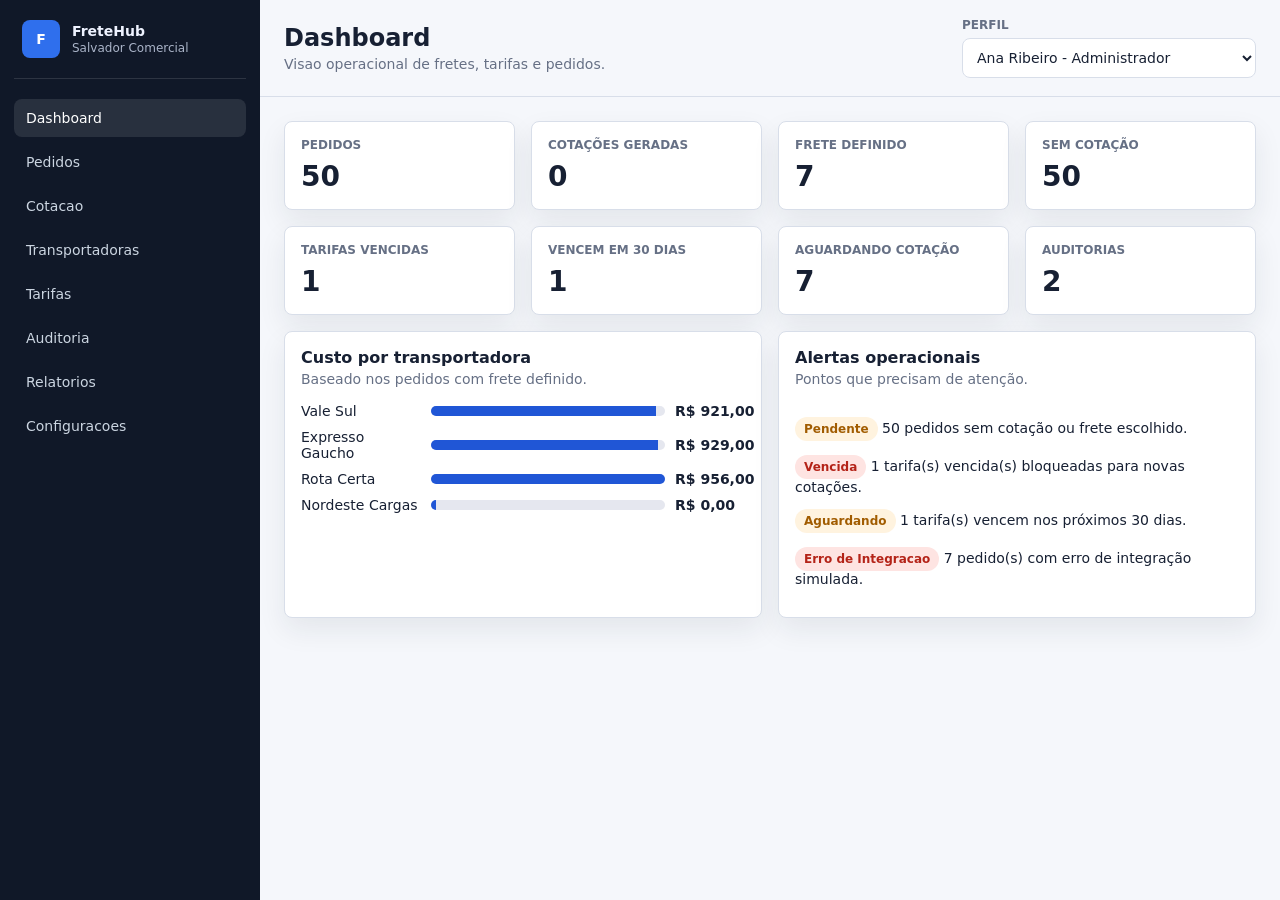
<file: index.html>
<!doctype html>
<html lang="pt-BR">
  <head>
    <meta charset="UTF-8" />
    <meta name="viewport" content="width=device-width, initial-scale=1.0" />
    <meta name="description" content="FreteHub Salvador Comercial - MVP de gestao e cotacao de fretes." />
    <title>FreteHub Salvador Comercial</title>
    <link rel="stylesheet" href="./styles.css" />
  </head>
  <body>
    <div class="app-shell">
      <aside class="sidebar">
        <div class="brand">
          <div class="brand-mark">F</div>
          <div>
            <strong>FreteHub</strong>
            <span>Salvador Comercial</span>
          </div>
        </div>

        <nav class="nav" aria-label="Menu principal">
          <button class="nav-item active" data-view="dashboard">Dashboard</button>
          <button class="nav-item" data-view="pedidos">Pedidos</button>
          <button class="nav-item" data-view="cotacao">Cotacao</button>
          <button class="nav-item" data-view="transportadoras">Transportadoras</button>
          <button class="nav-item" data-view="tarifas">Tarifas</button>
          <button class="nav-item" data-view="auditoria">Auditoria</button>
          <button class="nav-item" data-view="relatorios">Relatorios</button>
          <button class="nav-item" data-view="configuracoes">Configuracoes</button>
        </nav>
      </aside>

      <main class="main">
        <header class="topbar">
          <div>
            <h1 id="page-title">Dashboard</h1>
            <p id="page-subtitle">Visao operacional de fretes, tarifas e pedidos.</p>
          </div>
          <div class="user-box">
            <label for="profileSelect">Perfil</label>
            <select id="profileSelect"></select>
          </div>
        </header>

        <section id="app" class="content" aria-live="polite"></section>
      </main>
    </div>

    <template id="emptyState">
      <div class="empty-state">
        <strong>Nenhum registro encontrado.</strong>
        <span>Ajuste os filtros ou cadastre novos dados.</span>
      </div>
    </template>

    <script src="./app.js"></script>
  </body>
</html>
</file>
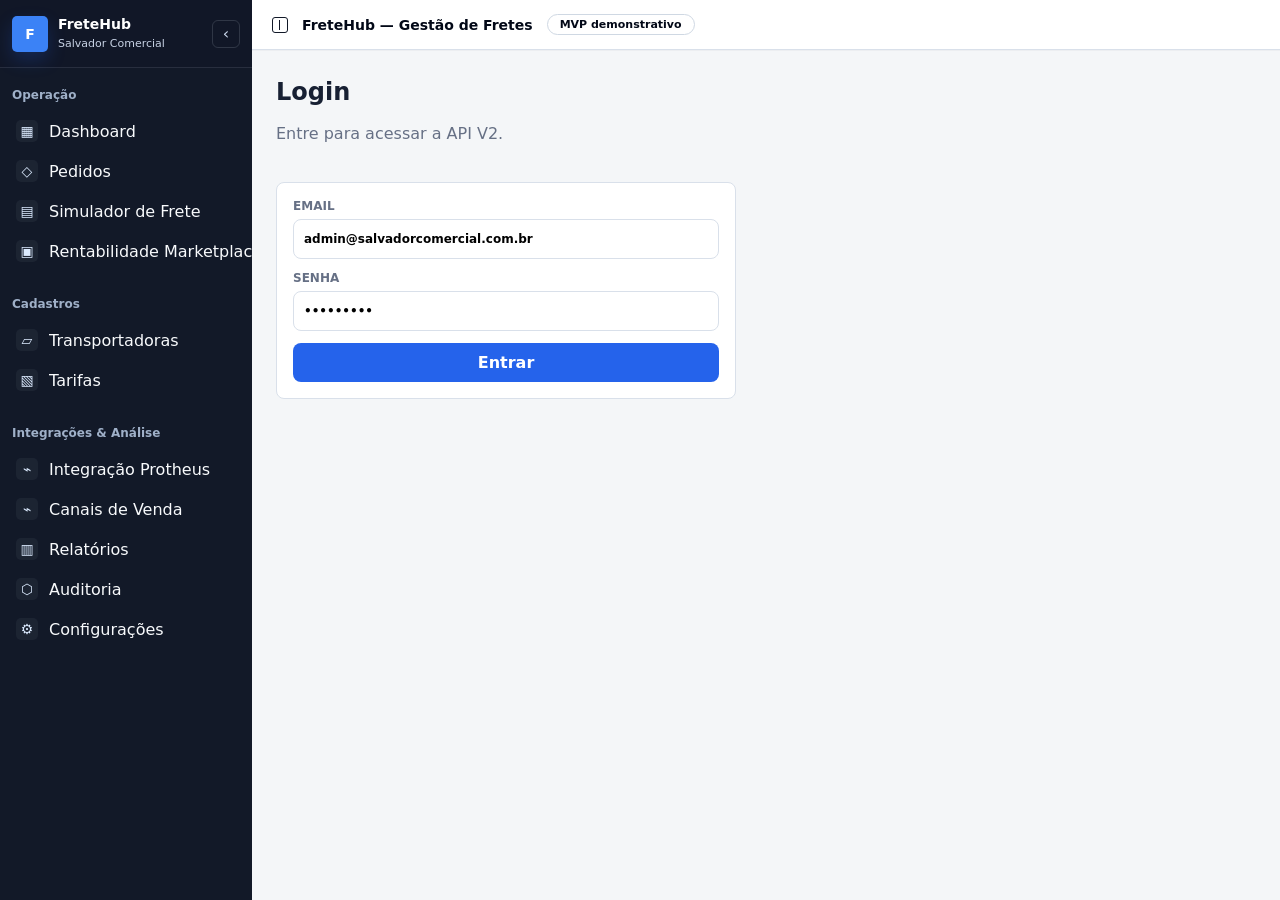
<file: apps/web/index.html>
<!doctype html>
<html lang="pt-BR">
  <head>
    <meta charset="UTF-8" />
    <meta name="viewport" content="width=device-width, initial-scale=1.0" />
    <title>FreteHub V2</title>
    <link rel="stylesheet" href="./styles.css" />
  </head>
  <body>
    <main class="shell">
      <aside class="side">
        <div class="brand">
          <span class="brand-mark">F</span>
          <div>
            <strong>FreteHub</strong>
            <span>Salvador Comercial</span>
          </div>
          <button id="hideNav" class="nav-collapse" type="button" title="Esconder menu" aria-label="Esconder menu">‹</button>
        </div>
        <nav>
          <span class="nav-group">Operação</span>
          <button data-view="dashboard"><span class="nav-icon">▦</span><span>Dashboard</span></button>
          <button data-view="orders"><span class="nav-icon">◇</span><span>Pedidos</span></button>
          <button data-view="quote"><span class="nav-icon">▤</span><span>Simulador de Frete</span></button>
          <button data-view="profitability"><span class="nav-icon">▣</span><span>Rentabilidade Marketplace</span></button>

          <span class="nav-group">Cadastros</span>
          <button data-view="carriers"><span class="nav-icon">▱</span><span>Transportadoras</span></button>
          <button data-view="tariffs"><span class="nav-icon">▧</span><span>Tarifas</span></button>

          <span class="nav-group">Integrações & Análise</span>
          <button data-view="protheus"><span class="nav-icon">⌁</span><span>Integração Protheus</span></button>
          <button data-view="channels"><span class="nav-icon">⌁</span><span>Canais de Venda</span></button>
          <button data-view="reports"><span class="nav-icon">▥</span><span>Relatórios</span></button>
          <button data-view="audit"><span class="nav-icon">⬡</span><span>Auditoria</span></button>
          <button data-view="settings"><span class="nav-icon">⚙</span><span>Configurações</span></button>
        </nav>
      </aside>
      <section class="page">
        <header class="topbar">
          <button id="showNav" class="secondary hidden" type="button">Menu</button>
          <div class="topbar-brand">
            <span class="topbar-icon" aria-hidden="true"></span>
            <strong>FreteHub &mdash; Gest&atilde;o de Fretes</strong>
            <span class="mvp-pill">MVP demonstrativo</span>
          </div>
          <div id="userMenu" class="user-menu hidden">
            <button id="userMenuButton" class="user-menu-button" type="button" aria-haspopup="true" aria-expanded="false">
              <span class="user-icon" aria-hidden="true"></span>
              <span id="userMenuName">Usuario</span>
              <span id="userMenuRole" class="role-pill">Perfil</span>
              <span class="chevron" aria-hidden="true">⌄</span>
            </button>
            <div id="userMenuDropdown" class="user-dropdown hidden">
              <strong id="userMenuEmail">usuario@empresa.com.br</strong>
              <span class="dropdown-label">Trocar perfil (demo)</span>
              <button type="button" data-demo-role="Administrador">Administrador</button>
              <button type="button" data-demo-role="Gestor de Logistica">Gestor de Logistica</button>
              <button type="button" data-demo-role="Operador de Frete">Operador de Frete</button>
              <button type="button" data-demo-role="Financeiro">Financeiro</button>
              <button type="button" data-demo-role="Consulta">Consulta</button>
              <button id="logout" class="dropdown-logout" type="button">Sair</button>
            </div>
          </div>
        </header>
        <section class="page-heading">
          <h1 id="title">Login</h1>
          <p id="subtitle">Entre para acessar a API V2.</p>
        </section>
        <section id="app"></section>
      </section>
    </main>
    <script src="./app.js"></script>
  </body>
</html>
</file>
<file: styles.css>
:root {
  --bg: #f5f7fb;
  --panel: #ffffff;
  --panel-2: #f9fafc;
  --text: #172033;
  --muted: #667085;
  --border: #d8dee9;
  --primary: #2056d6;
  --primary-2: #123c9c;
  --success: #14804a;
  --warning: #a15c00;
  --danger: #b42318;
  --neutral: #586174;
  --shadow: 0 12px 28px rgba(23, 32, 51, 0.08);
}

* {
  box-sizing: border-box;
}

body {
  margin: 0;
  background: var(--bg);
  color: var(--text);
  font-family: Inter, ui-sans-serif, system-ui, -apple-system, BlinkMacSystemFont, "Segoe UI", sans-serif;
  font-size: 14px;
}

button,
input,
select,
textarea {
  font: inherit;
}

button {
  cursor: pointer;
}

.app-shell {
  min-height: 100vh;
  display: grid;
  grid-template-columns: 260px 1fr;
}

.sidebar {
  background: #101828;
  color: #eef2ff;
  padding: 20px 14px;
  position: sticky;
  top: 0;
  height: 100vh;
}

.brand {
  display: flex;
  align-items: center;
  gap: 12px;
  padding: 0 8px 20px;
  border-bottom: 1px solid rgba(255, 255, 255, 0.12);
}

.brand-mark {
  width: 38px;
  height: 38px;
  display: grid;
  place-items: center;
  border-radius: 8px;
  background: #2f6fed;
  color: #fff;
  font-weight: 800;
}

.brand strong,
.brand span {
  display: block;
}

.brand span {
  margin-top: 2px;
  color: #aab4c8;
  font-size: 12px;
}

.nav {
  display: grid;
  gap: 6px;
  margin-top: 20px;
}

.nav-item {
  width: 100%;
  text-align: left;
  border: 0;
  color: #cbd5e1;
  background: transparent;
  padding: 11px 12px;
  border-radius: 8px;
}

.nav-item:hover,
.nav-item.active {
  background: rgba(255, 255, 255, 0.1);
  color: #fff;
}

.main {
  min-width: 0;
}

.topbar {
  position: sticky;
  top: 0;
  z-index: 5;
  display: flex;
  justify-content: space-between;
  gap: 16px;
  align-items: center;
  background: rgba(245, 247, 251, 0.92);
  border-bottom: 1px solid var(--border);
  padding: 18px 24px;
  backdrop-filter: blur(10px);
}

.topbar h1 {
  margin: 0;
  font-size: 24px;
  letter-spacing: 0;
}

.topbar p {
  margin: 4px 0 0;
  color: var(--muted);
}

.user-box {
  min-width: 220px;
}

.user-box label,
.field label {
  display: block;
  margin-bottom: 6px;
  color: var(--muted);
  font-size: 12px;
  font-weight: 700;
  text-transform: uppercase;
}

.content {
  padding: 24px;
}

.grid {
  display: grid;
  gap: 16px;
}

.grid.cols-2 {
  grid-template-columns: repeat(2, minmax(0, 1fr));
}

.grid.cols-3 {
  grid-template-columns: repeat(3, minmax(0, 1fr));
}

.grid.cols-4 {
  grid-template-columns: repeat(4, minmax(0, 1fr));
}

.card {
  background: var(--panel);
  border: 1px solid var(--border);
  border-radius: 8px;
  box-shadow: var(--shadow);
}

.card-header {
  padding: 16px 16px 0;
}

.card-header h2,
.card-header h3 {
  margin: 0;
  font-size: 16px;
}

.card-header p {
  margin: 4px 0 0;
  color: var(--muted);
}

.card-body {
  padding: 16px;
}

.metric {
  padding: 16px;
}

.metric span {
  display: block;
  color: var(--muted);
  font-size: 12px;
  text-transform: uppercase;
  font-weight: 800;
}

.metric strong {
  display: block;
  margin-top: 8px;
  font-size: 28px;
}

.toolbar {
  display: flex;
  flex-wrap: wrap;
  gap: 10px;
  align-items: end;
  justify-content: space-between;
  margin-bottom: 16px;
}

.toolbar .filters {
  display: flex;
  flex-wrap: wrap;
  gap: 10px;
  align-items: end;
}

input,
select,
textarea {
  width: 100%;
  min-height: 40px;
  border: 1px solid var(--border);
  border-radius: 8px;
  background: #fff;
  color: var(--text);
  padding: 9px 10px;
}

textarea {
  min-height: 90px;
  resize: vertical;
}

.field {
  min-width: 160px;
}

.button {
  display: inline-flex;
  align-items: center;
  justify-content: center;
  gap: 8px;
  min-height: 40px;
  border: 1px solid transparent;
  border-radius: 8px;
  background: var(--primary);
  color: white;
  padding: 9px 14px;
  font-weight: 700;
}

.button:hover {
  background: var(--primary-2);
}

.button.secondary {
  background: #fff;
  color: var(--text);
  border-color: var(--border);
}

.button.secondary:hover {
  background: var(--panel-2);
}

.button.danger {
  background: var(--danger);
}

.button:disabled {
  opacity: 0.45;
  cursor: not-allowed;
}

.table-wrap {
  overflow: auto;
  border: 1px solid var(--border);
  border-radius: 8px;
  background: var(--panel);
}

table {
  width: 100%;
  border-collapse: collapse;
  min-width: 820px;
}

th,
td {
  padding: 11px 12px;
  border-bottom: 1px solid var(--border);
  text-align: left;
  vertical-align: top;
}

th {
  background: var(--panel-2);
  color: var(--muted);
  font-size: 12px;
  text-transform: uppercase;
}

tr:last-child td {
  border-bottom: 0;
}

.badge {
  display: inline-flex;
  align-items: center;
  min-height: 24px;
  border-radius: 999px;
  padding: 3px 9px;
  font-size: 12px;
  font-weight: 800;
  white-space: nowrap;
  background: #eef2f7;
  color: var(--neutral);
}

.badge.success {
  background: #e8f7ef;
  color: var(--success);
}

.badge.warning {
  background: #fff3df;
  color: var(--warning);
}

.badge.danger {
  background: #fee4e2;
  color: var(--danger);
}

.badge.info {
  background: #e8efff;
  color: var(--primary);
}

.split {
  display: grid;
  grid-template-columns: minmax(280px, 420px) 1fr;
  gap: 16px;
}

.form-grid {
  display: grid;
  grid-template-columns: repeat(2, minmax(0, 1fr));
  gap: 12px;
}

.form-grid .wide {
  grid-column: 1 / -1;
}

.check-list {
  display: grid;
  gap: 8px;
}

.check-item {
  display: flex;
  gap: 8px;
  align-items: center;
  padding: 8px;
  background: var(--panel-2);
  border-radius: 8px;
}

.check-item input {
  width: auto;
  min-height: auto;
}

.bar-row {
  display: grid;
  grid-template-columns: 120px 1fr 70px;
  gap: 10px;
  align-items: center;
  margin-bottom: 10px;
}

.bar-track {
  height: 10px;
  border-radius: 999px;
  background: #e5e7ef;
  overflow: hidden;
}

.bar-fill {
  height: 100%;
  background: var(--primary);
}

.empty-state {
  padding: 32px;
  text-align: center;
  color: var(--muted);
}

.empty-state strong,
.empty-state span {
  display: block;
}

.toast {
  position: fixed;
  right: 18px;
  bottom: 18px;
  max-width: 360px;
  padding: 12px 14px;
  border-radius: 8px;
  background: #101828;
  color: white;
  box-shadow: var(--shadow);
  z-index: 10;
}

.muted {
  color: var(--muted);
}

.money {
  white-space: nowrap;
  font-variant-numeric: tabular-nums;
}

@media (max-width: 980px) {
  .app-shell {
    grid-template-columns: 1fr;
  }

  .sidebar {
    position: static;
    height: auto;
  }

  .nav {
    grid-template-columns: repeat(2, minmax(0, 1fr));
  }

  .topbar {
    align-items: stretch;
    flex-direction: column;
  }

  .grid.cols-2,
  .grid.cols-3,
  .grid.cols-4,
  .split {
    grid-template-columns: 1fr;
  }
}

@media (max-width: 600px) {
  .content,
  .topbar {
    padding: 16px;
  }

  .form-grid {
    grid-template-columns: 1fr;
  }

  .nav {
    grid-template-columns: 1fr;
  }
}
</file>
<file: apps/web/styles.css>
:root {
  --bg: #f4f6f8;
  --panel: #fff;
  --text: #172033;
  --muted: #667085;
  --border: #d9e0ea;
  --primary: #2563eb;
  --side: #111827;
  --side-soft: #1f2937;
  --side-text: #f8fafc;
  --side-muted: #aab4c8;
  --danger: #b42318;
  --success: #14804a;
  --warning: #a15c00;
}

* { box-sizing: border-box; }
body {
  margin: 0;
  background: var(--bg);
  color: var(--text);
  font-family: Inter, system-ui, -apple-system, BlinkMacSystemFont, "Segoe UI", sans-serif;
  overflow-x: hidden;
}
button, input, select { font: inherit; }
button { cursor: pointer; }
.shell { min-height: 100vh; display: grid; grid-template-columns: 252px 1fr; }
.shell.nav-hidden { grid-template-columns: 1fr; }
.shell.nav-hidden .side { display: none; }
.side {
  background: #121928;
  color: var(--side-text);
  height: 100vh;
  min-height: 100vh;
  overflow: hidden;
  position: sticky;
  top: 0;
  display: flex;
  flex-direction: column;
}
.brand {
  min-height: 68px;
  display: flex;
  align-items: center;
  gap: 10px;
  padding: 12px 12px;
  border-bottom: 1px solid rgba(203,213,225,.12);
  background: rgba(17,24,39,.62);
}
.brand .brand-mark {
  display: grid;
  place-items: center;
  width: 36px;
  min-width: 36px;
  height: 36px;
  border-radius: 5px;
  background: #3b82f6;
  color: #fff;
  font-size: 14px;
  font-weight: 800;
  box-shadow: 0 8px 18px rgba(37,99,235,.22);
}
.brand div { min-width: 0; }
.brand strong { display: block; color: #fff; font-size: 14px; line-height: 1.1; }
.brand div span { display: block; color: #c7d2e4; font-size: 11px; line-height: 1.2; margin-top: 4px; }
.nav-collapse {
  margin-left: auto;
  width: 28px;
  min-width: 28px;
  height: 28px;
  justify-content: center;
  padding: 0 !important;
  border: 1px solid rgba(203,213,225,.18) !important;
  border-radius: 6px !important;
  color: #dbeafe !important;
  opacity: .92;
}
.nav-collapse:hover { background: rgba(59,130,246,.16) !important; border-color: rgba(147,197,253,.34) !important; }
.side nav {
  display: grid;
  gap: 4px;
  overflow-y: auto;
  overflow-x: hidden;
  min-height: 0;
  padding: 16px 8px 20px;
  scrollbar-width: thin;
  scrollbar-color: rgba(203,213,225,.35) transparent;
}
.side nav::-webkit-scrollbar { width: 8px; }
.side nav::-webkit-scrollbar-thumb { background: rgba(203,213,225,.28); border-radius: 999px; }
.nav-group { display: block; color: #9fb0c8; font-size: 12px; font-weight: 800; padding: 4px 4px 7px; margin-top: 20px; }
.nav-group:first-child { margin-top: 0; }
.side button {
  width: 100%;
  min-height: 36px;
  display: flex;
  align-items: center;
  gap: 11px;
  text-align: left;
  border: 0;
  border-radius: 6px;
  padding: 7px 8px;
  background: transparent;
  color: #f8fafc;
  position: relative;
  white-space: nowrap;
  transition: background .16s ease, color .16s ease, box-shadow .16s ease;
}
.side button::before {
  content: "";
  position: absolute;
  left: 0;
  top: 7px;
  bottom: 7px;
  width: 3px;
  border-radius: 999px;
  background: transparent;
}
.side button.active {
  background: #273247;
  color: #fff;
  box-shadow: inset 0 0 0 1px rgba(255,255,255,.02);
}
.side button.active::before { background: #3b82f6; }
.side button:hover { background: rgba(39,50,71,.74); color: #fff; }
.nav-icon {
  display: inline-flex;
  align-items: center;
  justify-content: center;
  width: 22px;
  min-width: 22px;
  height: 22px;
  border-radius: 5px;
  color: #dbeafe;
  background: rgba(148,163,184,.08);
  font-size: 14px;
  line-height: 1;
}
.side button.active .nav-icon { color: #fff; background: rgba(59,130,246,.18); }
.side button:hover .nav-icon { background: rgba(148,163,184,.14); }
.side button span:last-child { overflow: hidden; text-overflow: ellipsis; }
.side .nav-collapse {
  width: 28px;
  min-width: 28px;
  max-width: 28px;
  height: 28px;
  min-height: 28px;
}
.page .topbar {
  min-height: 50px;
  display: flex;
  align-items: center;
  justify-content: space-between;
  gap: 14px;
  padding: 0 20px;
  border-bottom: 1px solid var(--border);
  background: #fff;
  position: sticky;
  top: 0;
  z-index: 15;
  box-shadow: 0 1px 0 rgba(15,23,42,.03);
}
.topbar-brand { flex: 1; min-width: 0; display: flex; align-items: center; gap: 14px; }
.topbar-icon {
  width: 16px;
  height: 16px;
  border: 1.6px solid #111827;
  border-radius: 3px;
  position: relative;
  display: inline-block;
}
.topbar-icon::after {
  content: "";
  position: absolute;
  top: 2px;
  bottom: 2px;
  left: 6px;
  border-left: 1.4px solid #111827;
}
.topbar-brand strong { color: #020817; font-size: 14px; }
.mvp-pill {
  border: 1px solid #cfd8e3;
  border-radius: 999px;
  color: #020817;
  background: #fff;
  padding: 3px 12px;
  font-size: 11px;
  font-weight: 700;
}
.page-heading { padding: 28px 24px 0; }
.user-menu { position: relative; }
.user-menu-button {
  display: inline-flex;
  align-items: center;
  gap: 8px;
  border: 0;
  background: transparent;
  color: #020817;
  min-height: 34px;
  padding: 2px 0;
  white-space: nowrap;
  font-size: 13px;
  font-weight: 700;
}
.user-icon {
  width: 16px;
  height: 16px;
  position: relative;
  display: inline-block;
}
.user-icon::before {
  content: "";
  position: absolute;
  left: 5px;
  top: 1px;
  width: 6px;
  height: 6px;
  border: 1.8px solid #111827;
  border-radius: 50%;
}
.user-icon::after {
  content: "";
  position: absolute;
  left: 2px;
  bottom: 0;
  width: 12px;
  height: 7px;
  border: 1.8px solid #111827;
  border-bottom: 0;
  border-radius: 10px 10px 0 0;
}
.role-pill {
  border-radius: 999px;
  background: #edf2f7;
  color: #172033;
  padding: 7px 12px;
  font-size: 11px;
  font-weight: 700;
}
.chevron {
  width: 16px;
  color: #111827;
  font-size: 0;
  line-height: 1;
}
.chevron::before {
  content: "⌄";
  font-size: 16px;
}
.user-dropdown {
  position: absolute;
  top: calc(100% + 10px);
  right: 0;
  z-index: 20;
  width: 238px;
  background: #fff;
  border: 1px solid var(--border);
  border-radius: 6px;
  box-shadow: 0 10px 24px rgba(15,23,42,.16);
  overflow: hidden;
}
.user-dropdown strong {
  display: block;
  padding: 14px 14px 12px;
  font-size: 12px;
  color: #111827;
  border-bottom: 1px solid #f1f5f9;
}
.dropdown-label {
  display: block;
  padding: 10px 14px 6px;
  color: #667085;
  font-size: 11px;
  font-weight: 700;
}
.user-dropdown button {
  width: 100%;
  min-height: 32px;
  border: 0;
  background: #fff;
  color: #1f2937;
  text-align: left;
  padding: 8px 14px 8px 32px;
  position: relative;
}
.user-dropdown button:hover,
.user-dropdown button.selected { background: #e8f0fb; color: #0f4d93; }
.user-dropdown button.selected::before {
  content: "✓";
  position: absolute;
  left: 14px;
  color: #0f4d93;
}
.user-dropdown .dropdown-logout {
  margin-top: 8px;
  border-top: 1px solid var(--border);
  color: var(--danger);
  padding: 12px 14px 12px 32px;
}
.user-dropdown .dropdown-logout::before {
  content: "↳";
  position: absolute;
  left: 14px;
}
h1 { margin: 0; font-size: 24px; }
p { color: var(--muted); line-height: 1.5; }
#app { padding: 20px 24px 24px; }
.grid { display: grid; gap: 16px; }
.cols-3 { grid-template-columns: repeat(3, minmax(0, 1fr)); }
.cols-4 { grid-template-columns: repeat(4, minmax(0, 1fr)); }
.cols-2 { grid-template-columns: repeat(2, minmax(0, 1fr)); }
.card { background: var(--panel); border: 1px solid var(--border); border-radius: 8px; padding: 16px; }
.metric span { display: block; color: var(--muted); font-weight: 700; font-size: 12px; text-transform: uppercase; }
.metric strong { display: block; margin-top: 8px; font-size: 26px; }
.dashboard-page { display: grid; gap: 20px; animation: dashboardIn .32s ease-out both; }
.dashboard-metrics { display: grid; grid-template-columns: repeat(6, minmax(0, 1fr)); gap: 12px; }
.dashboard-metric {
  min-height: 95px;
  position: relative;
  padding: 14px 12px;
  animation: cardIn .45s ease-out both;
}
.dashboard-metric:nth-child(2) { animation-delay: 40ms; }
.dashboard-metric:nth-child(3) { animation-delay: 80ms; }
.dashboard-metric:nth-child(4) { animation-delay: 120ms; }
.dashboard-metric:nth-child(5) { animation-delay: 160ms; }
.dashboard-metric:nth-child(6) { animation-delay: 200ms; }
.dashboard-metric span {
  display: block;
  max-width: 116px;
  color: #34456a;
  font-size: 11px;
  line-height: 1.35;
  text-transform: uppercase;
}
.dashboard-metric strong {
  display: block;
  margin-top: 9px;
  color: #020817;
  font-size: 24px;
}
.metric-icon {
  position: absolute;
  right: 13px;
  top: 15px;
  width: 18px;
  height: 18px;
  color: #1976d2;
  transform: translateZ(0);
}
.metric-icon.blue { color: #1976d2; }
.metric-icon.orange { color: #f59e0b; }
.metric-icon.red { color: #dc2626; }
.metric-icon.green { color: #168640; }
.metric-icon::before,
.metric-icon::after {
  content: "";
  position: absolute;
  display: block;
}
.metric-icon[data-icon="cube"]::before {
  width: 11px;
  height: 11px;
  left: 3px;
  top: 3px;
  border: 2px solid currentColor;
  border-radius: 3px;
  transform: rotate(30deg) skew(-8deg);
}
.metric-icon[data-icon="cube"]::after {
  width: 7px;
  height: 7px;
  left: 6px;
  top: 5px;
  border-top: 2px solid currentColor;
  border-left: 2px solid currentColor;
  transform: rotate(30deg);
  opacity: .9;
}
.metric-icon[data-icon="timer"]::before {
  width: 13px;
  height: 13px;
  left: 2px;
  top: 4px;
  border: 2px solid currentColor;
  border-radius: 50%;
}
.metric-icon[data-icon="timer"]::after {
  width: 6px;
  height: 7px;
  left: 8px;
  top: 1px;
  border-top: 2px solid currentColor;
  border-left: 2px solid currentColor;
  border-radius: 2px 0 0 0;
  box-shadow: -3px 8px 0 -2px currentColor;
}
.metric-icon[data-icon="alert"]::before {
  left: 2px;
  top: 2px;
  width: 0;
  height: 0;
  border-left: 7px solid transparent;
  border-right: 7px solid transparent;
  border-bottom: 14px solid currentColor;
}
.metric-icon[data-icon="alert"]::after {
  left: 8px;
  top: 7px;
  width: 2px;
  height: 6px;
  background: #fff;
  border-radius: 2px;
  box-shadow: 0 7px 0 #fff;
}
.metric-icon[data-icon="trend"]::before {
  width: 14px;
  height: 10px;
  left: 2px;
  top: 5px;
  border-left: 2px solid currentColor;
  border-top: 2px solid currentColor;
  transform: skew(-28deg) rotate(135deg);
  transform-origin: center;
}
.metric-icon[data-icon="trend"]::after {
  width: 6px;
  height: 6px;
  right: 1px;
  top: 3px;
  border-top: 2px solid currentColor;
  border-right: 2px solid currentColor;
}
.metric-icon[data-icon="money"]::before {
  content: "$";
  inset: 0;
  color: currentColor;
  font-size: 18px;
  font-weight: 800;
  line-height: 18px;
  text-align: center;
}
.metric-icon[data-icon="truck"]::before {
  width: 12px;
  height: 8px;
  left: 1px;
  top: 5px;
  border: 2px solid currentColor;
  border-radius: 2px;
}
.metric-icon[data-icon="truck"]::after {
  width: 7px;
  height: 6px;
  right: 0;
  top: 7px;
  border: 2px solid currentColor;
  border-left: 0;
  border-radius: 0 2px 2px 0;
  box-shadow: -10px 7px 0 -5px currentColor, 0 7px 0 -5px currentColor;
}
.dashboard-grid { display: grid; grid-template-columns: repeat(3, minmax(0, 1fr)); gap: 16px; }
.dashboard-chart,
.dashboard-table { animation: cardIn .5s ease-out both; }
.dashboard-chart:nth-child(2) { animation-delay: 80ms; }
.dashboard-chart:nth-child(3) { animation-delay: 120ms; }
.dashboard-chart:nth-child(4) { animation-delay: 160ms; }
.dashboard-chart:nth-child(5) { animation-delay: 200ms; }
.dashboard-table { animation-delay: 240ms; }
.dashboard-chart h3,
.dashboard-table h3 {
  margin: 10px 12px 14px;
  font-size: 14px;
}
.dashboard-chart.wide { grid-column: span 2; }
.bar-chart {
  height: 245px;
  display: grid;
  grid-template-columns: 44px 1fr;
  gap: 8px;
  padding: 0 14px 18px 8px;
}
.chart-axis {
  display: flex;
  flex-direction: column;
  justify-content: space-between;
  align-items: flex-end;
  color: #475467;
  font-size: 11px;
  padding-bottom: 28px;
}
.bar-plot {
  display: grid;
  grid-auto-flow: column;
  grid-auto-columns: minmax(48px, 1fr);
  align-items: end;
  gap: 22px;
  border-left: 1px solid #aeb8c6;
  border-bottom: 1px solid #aeb8c6;
  background-image:
    linear-gradient(to right, #dfe6ef 1px, transparent 1px),
    linear-gradient(to bottom, #dfe6ef 1px, transparent 1px);
  background-size: 25% 100%, 100% 25%;
}
.bar-item {
  height: 100%;
  display: grid;
  grid-template-rows: 1fr 24px;
  align-items: end;
  text-align: center;
  color: #475467;
  font-size: 11px;
}
.bar {
  display: block;
  width: 100%;
  max-width: 154px;
  margin: 0 auto;
  background: var(--bar-color);
  transform-origin: bottom;
  animation: growBar .72s cubic-bezier(.2,.8,.2,1) both;
  animation-delay: var(--bar-delay, 0ms);
}
.bar-item small {
  align-self: center;
  overflow: hidden;
  text-overflow: ellipsis;
  white-space: nowrap;
}
.pie-wrap { display: grid; place-items: center; gap: 18px; padding: 20px 8px 8px; }
.pie-chart {
  width: 160px;
  height: 160px;
  border-radius: 50%;
  border: 1px solid #fff;
  box-shadow: inset 0 0 0 1px rgba(255,255,255,.9);
  animation: pieIn .7s ease-out both;
}
.pie-legend { display: flex; justify-content: center; gap: 10px; flex-wrap: wrap; font-size: 11px; color: #174f8f; }
.pie-legend span { display: inline-flex; align-items: center; gap: 5px; }
.pie-legend i { width: 13px; height: 9px; display: inline-block; }
.dashboard-table { grid-column: 1 / -1; padding: 0; overflow: hidden; }
.dashboard-table h3 { margin: 24px 24px 10px; }
.compact-table { border: 0; border-radius: 0; }
.compact-table table { min-width: 0; }
.compact-table th,
.compact-table td { padding: 9px 10px; }
.status-pill {
  display: inline-flex;
  align-items: center;
  border-radius: 999px;
  padding: 5px 12px;
  color: #fff;
  font-size: 11px;
  font-weight: 800;
}
.status-pill.ok { background: #168640; color: #fff; }
.status-pill.warn { background: #f59e0b; color: #111827; }
.status-pill.bad { background: #dc2626; color: #fff; }
.status-pill.info { background: #1976d2; }
.status-pill.muted { background: #eef2f7; color: #64748b; }
@keyframes dashboardIn {
  from { opacity: 0; transform: translateY(6px); }
  to { opacity: 1; transform: translateY(0); }
}
@keyframes cardIn {
  from { opacity: 0; transform: translateY(10px); }
  to { opacity: 1; transform: translateY(0); }
}
@keyframes growBar {
  from { transform: scaleY(0); opacity: .5; }
  to { transform: scaleY(1); opacity: 1; }
}
@keyframes pieIn {
  from { opacity: 0; transform: scale(.82) rotate(-18deg); }
  to { opacity: 1; transform: scale(1) rotate(0deg); }
}
.form { max-width: 460px; display: grid; gap: 12px; }
label { display: grid; gap: 6px; color: var(--muted); font-size: 12px; font-weight: 700; text-transform: uppercase; }
input, select { width: 100%; min-height: 40px; border: 1px solid var(--border); border-radius: 8px; padding: 8px 10px; }
.button, button.primary { border: 0; border-radius: 8px; background: var(--primary); color: #fff; padding: 10px 14px; font-weight: 700; }
.secondary { border: 1px solid var(--border); border-radius: 8px; background: #fff; color: var(--text); padding: 10px 14px; }
.hidden { display: none !important; }
.table { overflow: auto; border: 1px solid var(--border); border-radius: 8px; background: #fff; }
table { width: 100%; border-collapse: collapse; min-width: 780px; }
th, td { padding: 10px 12px; border-bottom: 1px solid var(--border); text-align: left; vertical-align: top; }
th { background: #f8fafc; color: var(--muted); font-size: 12px; text-transform: uppercase; }
.badge { display: inline-flex; border-radius: 999px; padding: 3px 9px; background: #edf2f7; color: #344054; font-size: 12px; font-weight: 700; }
.ok { background: #e8f7ef; color: var(--success); }
.warn { background: #fff3df; color: var(--warning); }
.bad { background: #fee4e2; color: var(--danger); }
.toolbar { display: flex; gap: 10px; align-items: end; margin-bottom: 16px; flex-wrap: wrap; }
.compact-input {
  width: 96px;
  min-width: 80px;
  min-height: 34px;
  padding: 7px 8px;
}
.profitability-page { display: grid; gap: 16px; animation: dashboardIn .28s ease-out both; }
.profitability-header { display: grid; gap: 10px; }
.profitability-actions { display: flex; gap: 10px; justify-content: flex-end; flex-wrap: wrap; }
.feature-status {
  display: flex;
  gap: 8px;
  justify-content: flex-end;
  flex-wrap: wrap;
  color: #40506b;
  font-size: 12px;
}
.feature-status span {
  border: 1px solid var(--border);
  border-radius: 999px;
  background: #fff;
  padding: 6px 10px;
}
.profitability-kpis { grid-template-columns: repeat(7, minmax(0, 1fr)); }
.profitability-page .dashboard-metric { min-height: 84px; }
.profitability-page .dashboard-metric span { max-width: 150px; }
.premise-grid {
  display: grid;
  grid-template-columns: repeat(3, minmax(0, 1fr));
  gap: 12px;
  margin: 12px 0;
}
.premise-card {
  display: grid;
  grid-template-columns: repeat(2, minmax(0, 1fr));
  gap: 10px;
  border: 1px solid var(--border);
  border-radius: 8px;
  padding: 12px;
  background: #fbfcfe;
}
.premise-card > strong { grid-column: 1 / -1; color: #020817; }
.premise-card label { text-transform: none; color: #334155; font-size: 11px; }
.premise-card input.compact-input {
  width: 100%;
  min-width: 0;
  background: #fff;
  border-color: #d4deeb;
  border-radius: 6px;
}
.profitability-card-grid {
  display: grid;
  grid-template-columns: repeat(2, minmax(0, 1fr));
  gap: 12px;
  margin-top: 12px;
}
.profitability-card {
  display: grid;
  gap: 12px;
  border: 1px solid var(--border);
  border-left-width: 5px;
  border-radius: 8px;
  background: #fff;
  padding: 14px;
  box-shadow: var(--shadow);
}
.profitability-card.score-green { border-left-color: #168640; }
.profitability-card.score-yellow { border-left-color: #f59e0b; }
.profitability-card.score-red { border-left-color: #dc2626; }
.profitability-card-head { display: flex; justify-content: space-between; gap: 12px; align-items: flex-start; }
.profitability-card-head strong { display: block; color: #020817; font-size: 14px; }
.profitability-card-head span { display: block; margin-top: 3px; color: #40506b; font-size: 12px; }
.score-indicator {
  width: 66px;
  min-width: 66px;
  height: 58px;
  display: grid;
  place-items: center;
  border-radius: 8px;
  font-weight: 800;
}
.score-indicator b { font-size: 19px; line-height: 1; }
.score-indicator small { font-size: 10px; line-height: 1; }
.score-indicator.score-green { background: #e8f7ef; color: #168640; }
.score-indicator.score-yellow { background: #fff3df; color: #a15c00; }
.score-indicator.score-red { background: #fee4e2; color: #b42318; }
.profitability-meta { display: flex; gap: 8px; flex-wrap: wrap; color: #40506b; font-size: 12px; }
.profitability-meta span {
  border-radius: 999px;
  background: #eef2f7;
  padding: 4px 8px;
}
.profitability-values {
  display: grid;
  grid-template-columns: repeat(4, minmax(0, 1fr));
  gap: 8px;
}
.profitability-values div {
  border: 1px solid #e5ebf3;
  border-radius: 6px;
  padding: 9px;
  background: #f8fafc;
}
.profitability-values span { display: block; color: #64748b; font-size: 11px; }
.profitability-values strong { display: block; margin-top: 3px; color: #020817; font-size: 14px; }
.profitability-values .positive { color: #168640; }
.profitability-values .negative { color: #dc2626; }
.profitability-alerts { display: flex; gap: 6px; flex-wrap: wrap; }
.score-pill {
  display: inline-flex;
  align-items: center;
  border-radius: 999px;
  padding: 5px 9px;
  font-size: 11px;
  font-weight: 800;
}
.score-pill.score-green { background: #e8f7ef; color: #168640; }
.score-pill.score-yellow { background: #fff3df; color: #855300; }
.score-pill.score-red { background: #dc2626; color: #fff; }
.recommendation {
  border-top: 1px solid var(--border);
  padding-top: 10px;
}
.recommendation span { display: block; color: #64748b; font-size: 11px; font-weight: 800; text-transform: uppercase; }
.recommendation strong { display: block; margin-top: 3px; color: #020817; font-size: 13px; line-height: 1.35; }
.orders-page { display: grid; gap: 16px; animation: dashboardIn .28s ease-out both; }
.orders-actions { display: flex; justify-content: flex-end; margin-top: -52px; min-height: 36px; pointer-events: none; }
.orders-actions button { pointer-events: auto; }
.icon-button { display: inline-flex; align-items: center; gap: 8px; font-weight: 700; }
.orders-filter {
  display: grid;
  grid-template-columns: minmax(280px, 2fr) minmax(150px, 1fr) minmax(150px, 1fr) minmax(170px, 1fr);
  gap: 8px;
  padding: 12px;
  border: 1px solid var(--border);
  border-radius: 8px;
  background: #fff;
  box-shadow: var(--shadow);
}
.orders-filter label { display: block; text-transform: none; font-size: 0; color: transparent; }
.orders-filter label span { position: absolute; width: 1px; height: 1px; overflow: hidden; clip: rect(0 0 0 0); }
.orders-filter input,
.orders-filter select { min-height: 38px; background: #f8fafc; color: var(--text); font-size: 14px; font-weight: 500; }
.orders-search { position: relative; }
.orders-search::before {
  content: "⌕";
  position: absolute;
  left: 12px;
  top: 50%;
  transform: translateY(-50%);
  color: #64748b;
  font-size: 18px;
  z-index: 1;
}
.orders-search input { padding-left: 32px; }
.orders-table { box-shadow: var(--shadow); }
.orders-table table { min-width: 1040px; }
.orders-table th {
  color: #020817;
  font-size: 12px;
  font-weight: 800;
  text-transform: none;
}
.orders-table td { font-size: 12px; vertical-align: middle; white-space: nowrap; }
.orders-table .status-pill { font-size: 11px; padding: 5px 10px; }
.empty-state { color: var(--muted); text-align: center; padding: 26px; }
.carriers-page { display: grid; gap: 16px; animation: dashboardIn .28s ease-out both; }
.carriers-actions { display: flex; justify-content: flex-end; margin-top: -52px; min-height: 36px; }
.carrier-grid { display: grid; grid-template-columns: repeat(3, minmax(0, 1fr)); gap: 12px; }
.carrier-card {
  min-height: 282px;
  display: flex;
  flex-direction: column;
  gap: 10px;
  padding: 16px;
  border: 1px solid var(--border);
  border-radius: 8px;
  background: #fff;
  box-shadow: var(--shadow);
}
.carrier-card-header { display: flex; align-items: flex-start; justify-content: space-between; gap: 12px; }
.carrier-card h3 { margin: 0 0 4px; color: #020817; font-size: 14px; }
.carrier-card p { margin: 0; color: #334155; font-size: 12px; line-height: 1.35; }
.carrier-status {
  display: inline-flex;
  align-items: center;
  justify-content: center;
  min-width: 45px;
  border-radius: 999px;
  padding: 5px 10px;
  background: #168640;
  color: #fff;
  font-size: 11px;
  font-weight: 800;
}
.carrier-card dl { display: grid; gap: 4px; margin: 0; color: #0f172a; font-size: 12px; line-height: 1.3; }
.carrier-card dl div { display: flex; gap: 4px; }
.carrier-card dt { margin: 0; color: #334155; font-weight: 500; }
.carrier-card dd { margin: 0; font-weight: 600; }
.carrier-edit { width: 100%; margin-top: auto; font-size: 14px; font-weight: 800; }
.tariffs-page { display: grid; gap: 16px; animation: dashboardIn .28s ease-out both; }
.tariffs-actions { display: flex; justify-content: flex-end; gap: 8px; margin-top: -52px; min-height: 36px; }
.tariff-alert {
  border: 1px solid #f7b955;
  border-radius: 4px;
  background: #fff2d8;
  color: #5f370e;
  padding: 9px 10px;
  font-size: 12px;
}
.tariff-tabs {
  display: inline-flex;
  width: fit-content;
  gap: 2px;
  padding: 4px;
  border-radius: 6px;
  background: #eef2f7;
}
.tariff-tabs button {
  border: 0;
  border-radius: 5px;
  background: transparent;
  color: #40506b;
  padding: 9px 12px;
  font-weight: 700;
}
.tariff-tabs button.active { background: #fff; color: #020817; box-shadow: 0 1px 2px rgba(15,23,42,.12); }
.tariffs-table { box-shadow: var(--shadow); }
.tariffs-table table { min-width: 980px; }
.tariffs-table th {
  color: #020817;
  font-size: 12px;
  font-weight: 800;
  text-transform: none;
}
.tariffs-table td { font-size: 12px; vertical-align: middle; white-space: nowrap; }
.tariffs-table .status-pill { font-size: 11px; padding: 5px 11px; }
.tariff-row-actions { display: inline-flex; align-items: center; gap: 14px; }
.tariff-row-actions button {
  border: 0;
  background: transparent;
  color: #020817;
  padding: 0;
  font-size: 14px;
  font-weight: 800;
}
.modal-backdrop {
  position: fixed;
  inset: 0;
  z-index: 50;
  display: grid;
  place-items: center;
  padding: 24px;
  background: rgba(15, 23, 42, .38);
}
.modal-card {
  width: min(720px, 100%);
  max-height: calc(100vh - 48px);
  overflow: auto;
  border: 1px solid var(--border);
  border-radius: 8px;
  background: #fff;
  box-shadow: 0 20px 45px rgba(15, 23, 42, .22);
}
.modal-header {
  display: flex;
  align-items: flex-start;
  justify-content: space-between;
  gap: 16px;
  padding: 18px 20px 12px;
  border-bottom: 1px solid var(--border);
}
.modal-header h3 { margin: 0 0 4px; font-size: 18px; }
.modal-header p { margin: 0; font-size: 13px; }
.modal-close {
  border: 0;
  background: transparent;
  color: #334155;
  padding: 0;
  font-size: 24px;
  line-height: 1;
}
.modal-grid { display: grid; grid-template-columns: repeat(2, minmax(0, 1fr)); gap: 14px; padding: 18px 20px; }
.modal-actions { display: flex; justify-content: flex-end; gap: 8px; padding: 14px 20px 18px; border-top: 1px solid var(--border); }
.channels-page { display: grid; gap: 16px; animation: dashboardIn .28s ease-out both; }
.channel-grid { display: grid; grid-template-columns: repeat(3, minmax(0, 1fr)); gap: 12px; align-items: stretch; }
.channel-card {
  display: grid;
  gap: 13px;
  padding: 26px 24px 24px;
  border: 1px solid var(--border);
  border-radius: 8px;
  background: #fff;
  box-shadow: var(--shadow);
}
.channel-header { display: flex; align-items: center; justify-content: space-between; gap: 12px; }
.channel-header h3 { margin: 0; font-size: 14px; color: #020817; line-height: 1.2; }
.channel-status-wrap { display: inline-flex; align-items: center; gap: 8px; }
.channel-status {
  display: inline-flex;
  align-items: center;
  border-radius: 999px;
  padding: 5px 10px;
  color: #fff;
  font-size: 11px;
  font-weight: 800;
  line-height: 1;
}
.channel-status.active,
.channel-status.inactive { background: #168640; color: #fff; }
.channel-toggle {
  width: 44px;
  height: 24px;
  border: 0;
  border-radius: 999px;
  background: #d8dee7;
  padding: 3px;
  transition: background .18s ease;
  flex: 0 0 auto;
}
.channel-toggle span {
  display: block;
  width: 18px;
  height: 18px;
  border-radius: 50%;
  background: #fff;
  box-shadow: 0 1px 2px rgba(15,23,42,.25);
  transition: transform .18s ease;
}
.channel-toggle.active { background: #174f9f; }
.channel-toggle.active span { transform: translateX(20px); }
.channel-card label { display: grid; gap: 6px; color: #020817; font-size: 12px; font-weight: 700; text-transform: none; }
.channel-card input {
  min-height: 40px;
  background: #f8fafc;
  border-color: #d4deeb;
  border-radius: 6px;
  color: #020817;
  font-weight: 500;
}
.channel-sync { margin: -1px 0 1px; color: #40506b; font-size: 12px; }
.channel-actions { display: flex; align-items: center; gap: 18px; margin-top: 1px; }
.channel-actions .secondary {
  min-height: 36px;
  padding: 8px 12px;
  border-color: #d4deeb;
  background: #fff;
  color: #020817;
  font-weight: 800;
}
.channel-actions button:not(.secondary) { border: 0; background: transparent; color: #020817; padding: 0; font-weight: 800; }
.channel-log-card { padding: 0; overflow: hidden; }
.channel-log-card h3 { margin: 26px 24px 12px; font-size: 14px; line-height: 1.2; }
.channel-log-card .table { border: 0; border-radius: 0; }
.channel-log-table table { min-width: 0; }
.channel-log-table th {
  background: #f7f8fa;
  color: #020817;
  font-size: 12px;
}
.channel-log-table th,
.channel-log-table td { padding: 9px 8px; }
.channel-log-table th:first-child,
.channel-log-table td:first-child { width: 22%; }
.channel-log-table th:nth-child(2),
.channel-log-table td:nth-child(2) { width: 16%; }
.channel-log-table th:nth-child(3),
.channel-log-table td:nth-child(3) { width: 15%; }
.channel-log-table th:nth-child(4),
.channel-log-table td:nth-child(4) { width: 13%; }
.channel-note { margin: 0; color: #40506b; font-size: 12px; }
.channel-map-modal .table { border: 0; border-radius: 0; }
.channel-map-modal td { vertical-align: middle; }
.channel-map-modal input { min-height: 36px; }
.settings-page { display: grid; gap: 16px; }
.settings-controls { display: grid; grid-template-columns: repeat(2, minmax(0, 1fr)); gap: 16px; }
.settings-control-card {
  min-height: 302px;
  padding: 24px;
  display: flex;
  flex-direction: column;
  gap: 0;
}
.settings-control-card h3 { margin: 2px 0 4px; font-size: 14px; color: #020817; }
.settings-control-row {
  min-height: 46px;
  display: flex;
  align-items: center;
  justify-content: space-between;
  gap: 16px;
  border-bottom: 1px solid var(--border);
  color: #020817;
  font-size: 14px;
}
.settings-control-row span { min-width: 0; }
.settings-env-pill,
.settings-badge {
  border: 0;
  border-radius: 999px;
  min-height: 27px;
  padding: 5px 11px;
  font-size: 11px;
  font-weight: 800;
  line-height: 1;
  white-space: nowrap;
}
.settings-env-pill { background: #eef2f7; color: #40506b; }
.settings-badge.active { background: #168640; color: #fff; }
.settings-badge.inactive { background: #eef2f7; color: #64748b; }
.settings-switch {
  width: 44px;
  min-width: 44px;
  height: 24px;
  border: 0;
  border-radius: 999px;
  background: #d8dee7;
  padding: 3px;
  transition: background .18s ease;
}
.settings-switch span {
  display: block;
  width: 18px;
  height: 18px;
  border-radius: 50%;
  background: #fff;
  box-shadow: 0 1px 2px rgba(15,23,42,.25);
  transition: transform .18s ease;
}
.settings-switch.active { background: #174f9f; }
.settings-switch.active span { transform: translateX(20px); }
.settings-limit-note { display: grid; gap: 4px; margin-top: 20px; color: #020817; font-size: 13px; }
.settings-limit-note strong { font-size: 13px; }
.settings-limit-note span { color: #64748b; font-size: 12px; }
.report-page { display: grid; gap: 16px; }
.report-actions { display: flex; justify-content: flex-end; gap: 8px; }
.report-filter { min-height: 86px; display: flex; align-items: center; }
.report-filter label { width: 280px; max-width: 100%; }
.report-result { padding: 0; overflow: hidden; }
.report-result > div > p { margin: 14px 16px 0; }
.report-result .table { border: 0; border-radius: 0; }
.integration-page { display: grid; gap: 10px; }
.tabs { display: inline-flex; width: fit-content; gap: 2px; padding: 4px; background: #eef2f7; border-radius: 6px; }
.tabs button { border: 0; border-radius: 5px; background: transparent; color: #40506b; padding: 9px 12px; font-weight: 600; }
.tabs button.active { background: #fff; color: #020817; box-shadow: 0 1px 2px rgba(15,23,42,.12); }
.integration-panel { margin-top: 0; }
.integration-form { display: grid; grid-template-columns: repeat(2, minmax(0, 1fr)); gap: 16px 12px; }
.integration-footer { display: flex; align-items: center; justify-content: space-between; gap: 16px; margin-top: 12px; padding-top: 12px; border-top: 1px solid var(--border); }
.integration-actions { display: flex; justify-content: flex-end; gap: 8px; }
.integration-note { margin: 12px 0 0; font-size: 12px; }
.switch-row { display: inline-flex; grid-template-columns: none; align-items: center; gap: 8px; color: var(--text); font-size: 14px; text-transform: none; }
.switch-row input { position: absolute; opacity: 0; pointer-events: none; }
.switch-ui { width: 44px; height: 24px; border-radius: 999px; background: #cbd5e1; position: relative; display: inline-block; }
.switch-ui::after { content: ""; position: absolute; top: 3px; left: 3px; width: 18px; height: 18px; border-radius: 50%; background: #fff; transition: transform .18s ease; box-shadow: 0 1px 2px rgba(15,23,42,.22); }
.switch-row input:checked + .switch-ui { background: #174f9f; }
.switch-row input:checked + .switch-ui::after { transform: translateX(20px); }
.connector-grid { display: grid; grid-template-columns: repeat(3, minmax(0, 1fr)); gap: 8px; }
.connector-item { min-height: 44px; display: flex; align-items: center; justify-content: space-between; gap: 12px; border: 1px solid var(--border); border-radius: 4px; padding: 8px; background: #fff; }
.connector-item .badge { border-radius: 999px; background: #168640; color: #fff; }
.integration-toolbar { display: flex; justify-content: flex-end; margin-bottom: 8px; }
.integration-panel h3 { margin: 12px 8px 8px; font-size: 14px; }
.integration-panel .table { border-radius: 8px; }
.toast { position: fixed; right: 18px; bottom: 18px; background: #111827; color: #fff; padding: 12px 14px; border-radius: 8px; }
@media (max-width: 900px) {
  .shell { grid-template-columns: 1fr; }
  .side { height: auto; min-height: auto; position: relative; }
  .side nav { max-height: 54vh; }
  .page .topbar { flex-wrap: wrap; min-height: auto; padding: 8px 12px; }
  .topbar-brand { flex: 1 1 100%; min-width: 0; }
  .user-menu { margin-left: auto; }
  #app { padding: 14px 12px 18px; }
  .page-heading { padding: 20px 12px 0; }
  .cols-3, .cols-4, .integration-form, .connector-grid, .settings-controls { grid-template-columns: 1fr; }
  .dashboard-metrics, .dashboard-grid { grid-template-columns: 1fr; }
  .dashboard-chart.wide { grid-column: auto; }
  .orders-actions { margin-top: 0; justify-content: stretch; }
  .orders-actions button { width: 100%; justify-content: center; }
  .orders-filter { grid-template-columns: 1fr; }
  .carriers-actions { margin-top: 0; justify-content: stretch; }
  .carriers-actions button { width: 100%; justify-content: center; }
  .carrier-grid { grid-template-columns: 1fr; }
  .tariffs-actions { margin-top: 0; flex-direction: column; }
  .tariffs-actions button { width: 100%; justify-content: center; }
  .modal-grid { grid-template-columns: 1fr; }
  .modal-actions { flex-direction: column-reverse; }
  .modal-actions button { width: 100%; }
  .channel-grid { grid-template-columns: 1fr; }
  .channel-actions { flex-direction: column; align-items: stretch; }
  .profitability-actions { justify-content: stretch; }
  .profitability-actions button { flex: 1 1 150px; justify-content: center; }
  .feature-status { justify-content: stretch; }
  .feature-status span { width: 100%; border-radius: 8px; }
  .profitability-kpis { grid-template-columns: repeat(2, minmax(0, 1fr)); }
  .premise-grid, .profitability-card-grid { grid-template-columns: 1fr; }
  .profitability-values { grid-template-columns: repeat(2, minmax(0, 1fr)); }
  .bar-chart { grid-template-columns: 34px 1fr; }
  .topbar-brand { gap: 8px; }
  .mvp-pill { display: none; }
  .integration-footer { align-items: stretch; flex-direction: column; }
  .integration-actions { justify-content: stretch; }
}
@media (prefers-reduced-motion: reduce) {
  *, *::before, *::after {
    animation-duration: 1ms !important;
    animation-iteration-count: 1 !important;
    transition-duration: 1ms !important;
    scroll-behavior: auto !important;
  }
}
</file>
